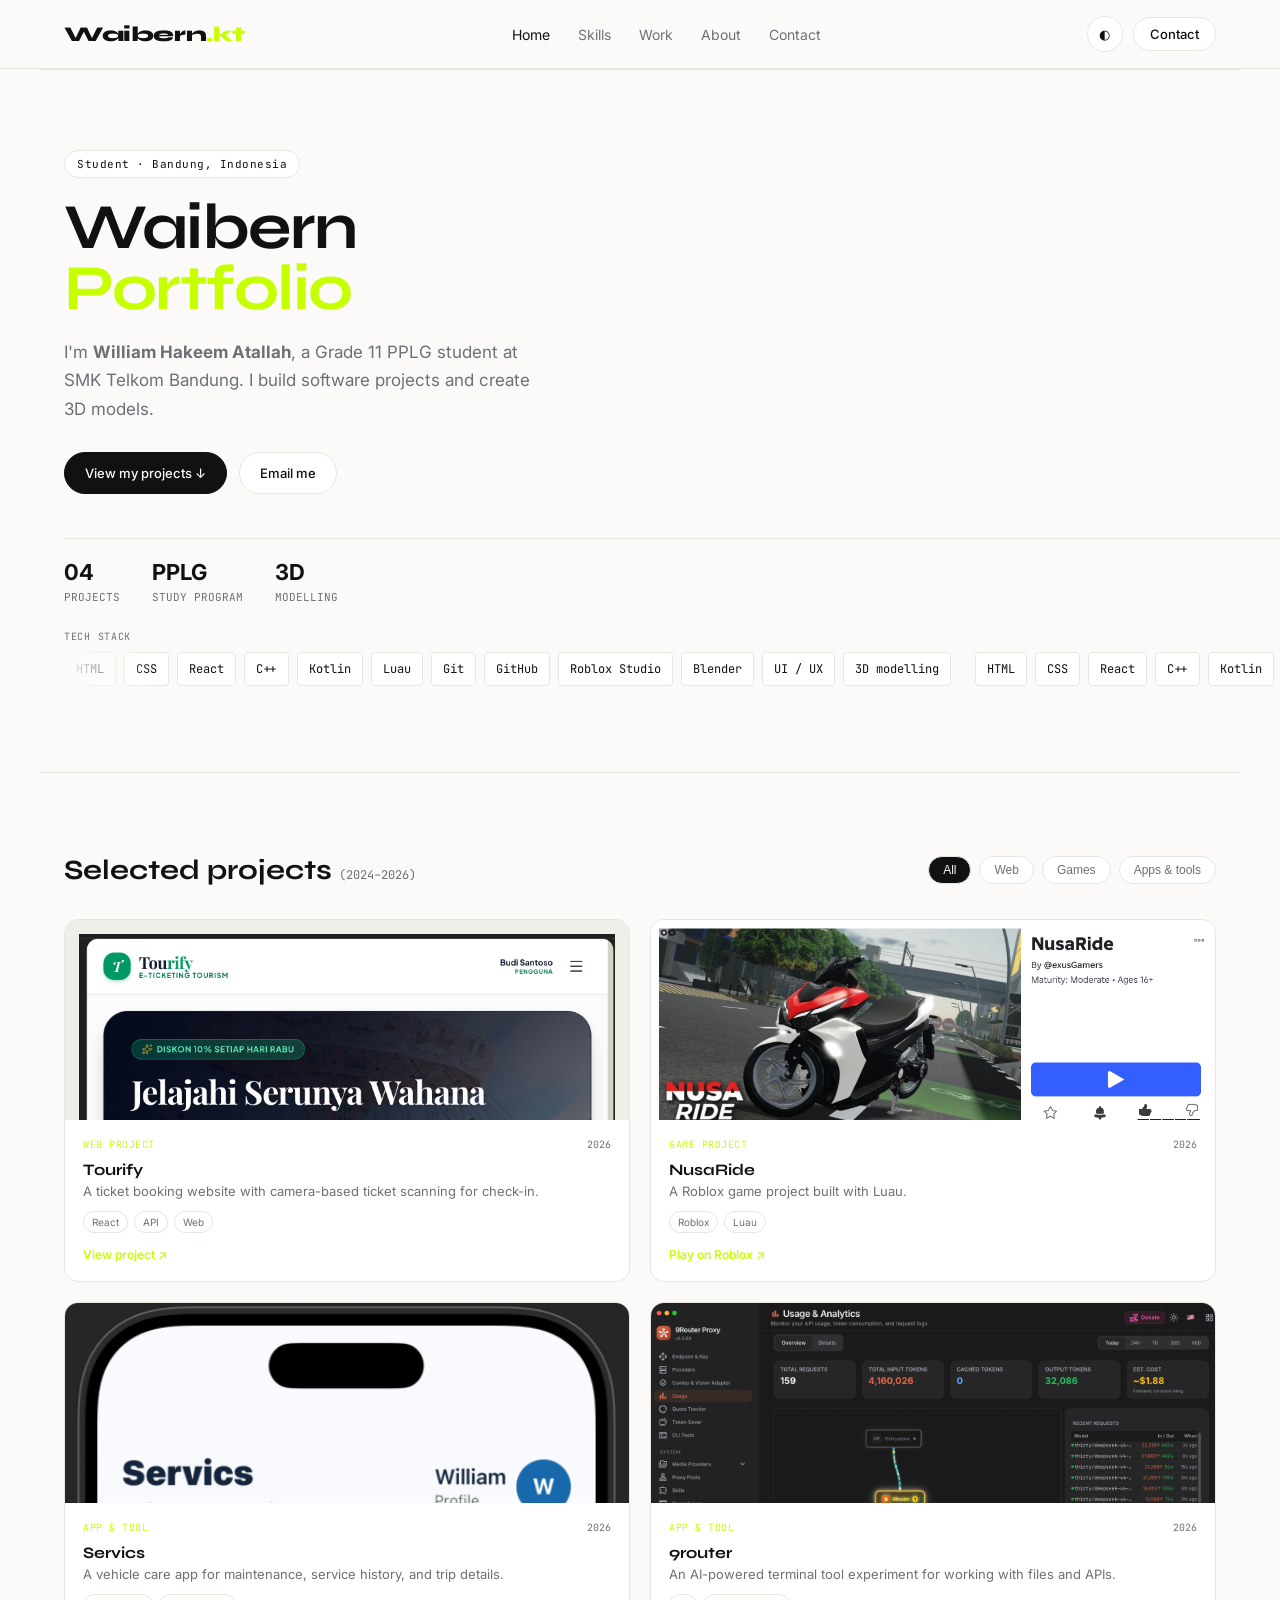
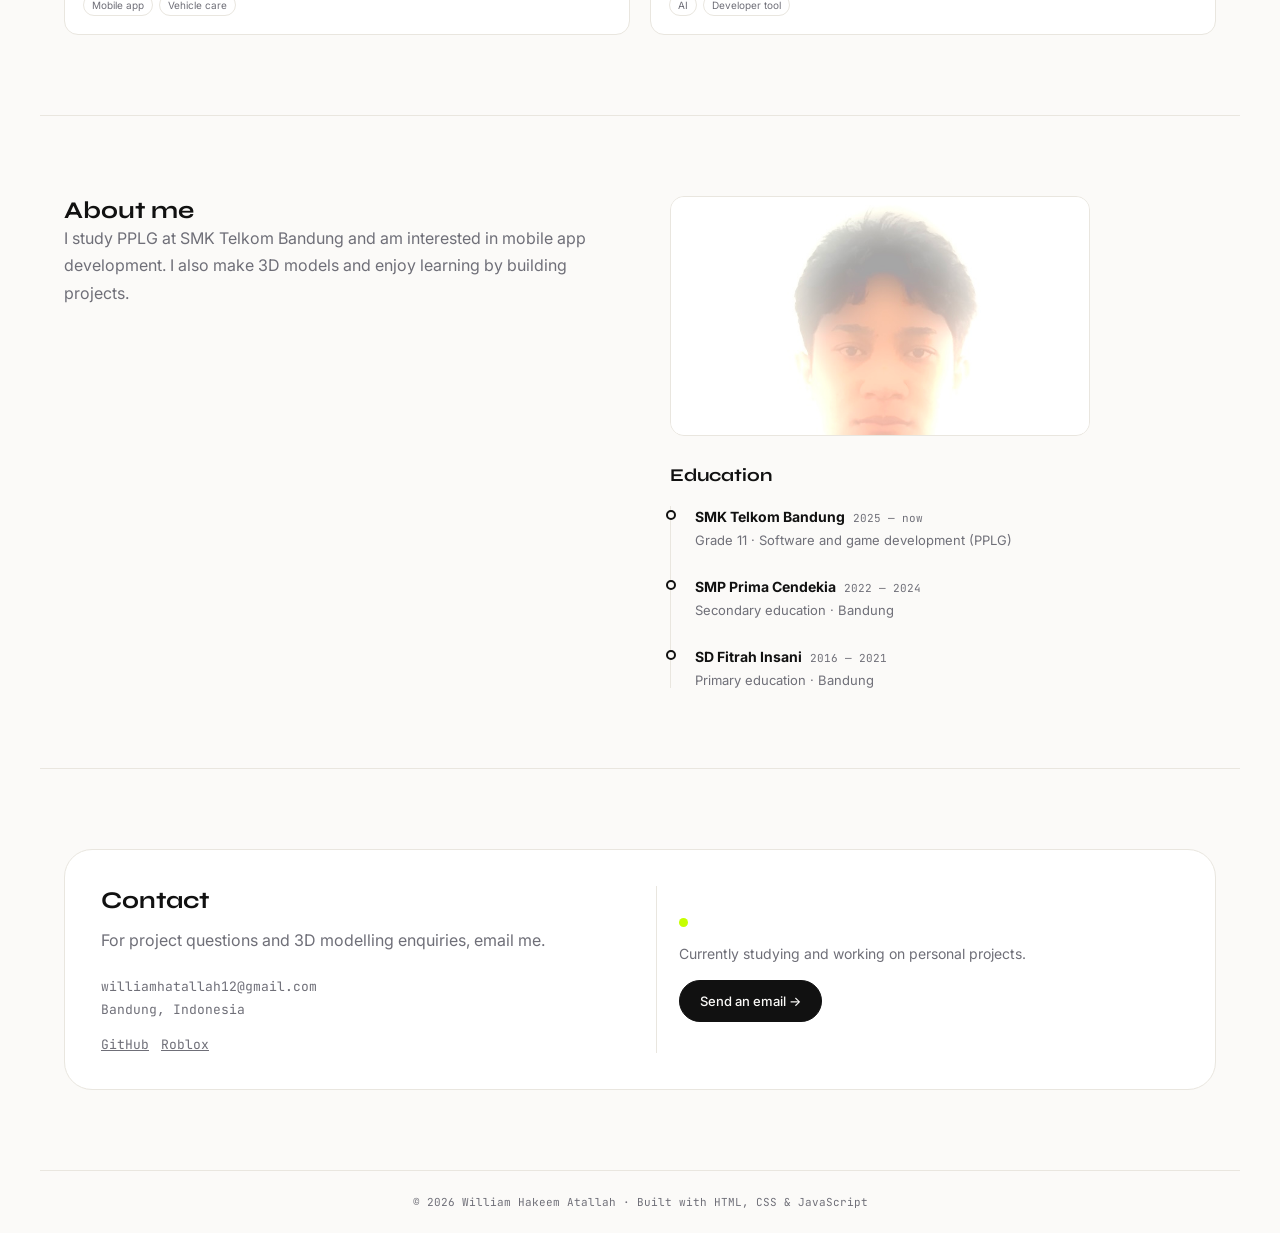
<file: Tugas_mkk3_cv/index.html>
<!DOCTYPE html>
<html lang="en">
<head>
  <meta charset="UTF-8">
  <meta name="viewport" content="width=device-width, initial-scale=1.0">
  <meta name="theme-color" content="#fbfaf8">
  <meta name="description" content="William Hakeem Atallah — student developer and 3D modeller from Bandung, Indonesia.">
  <title>Waibern.kt — Portfolio</title>
  <link rel="stylesheet" href="style.css">
  <link href="https://fonts.googleapis.com/css2?family=Syne:wght@600;700&family=Inter:wght@400;500;600&family=JetBrains+Mono:wght@400&display=swap" rel="stylesheet">
</head>
<body>
<nav id="navbar"><div class="nav">
  <a class="logo" href="#home">Waibern<span>.kt</span></a>
  <div class="links" id="links"><a href="#home" class="active">Home</a><a href="#skills">Skills</a><a href="#work">Work</a><a href="#about">About</a><a href="#contact">Contact</a></div>
  <div class="nav-actions"><button id="themeToggle" type="button" title="Toggle theme" aria-label="Toggle light and dark theme">◐</button><a href="#contact" class="btn btn-small">Contact</a><button id="menuBtn" class="menu" type="button" aria-label="Open navigation" aria-expanded="false">☰</button></div>
</div></nav>
<section id="home" class="hero">
  <div class="hero-left">
    <div class="badge">Student · Bandung, Indonesia</div>
    <h1>Waibern<br><span>Portfolio</span></h1>
    <p class="muted">I'm <b id="yourName">William Hakeem Atallah</b>, a Grade 11 PPLG student at SMK Telkom Bandung. I build software projects and create 3D models.</p>
    <div class="cta"><a href="#work" class="btn btn-fill">View my projects ↓</a><a href="mailto:williamhatallah12@gmail.com" class="btn">Email me</a></div>
    <div class="stats"><div><b>04</b><span>Projects</span></div><div><b>PPLG</b><span>Study program</span></div><div><b>3D</b><span>Modelling</span></div></div>
    <div class="hero-skills" id="skills"><span class="hero-skills-label">Tech stack</span><div class="skill-lane" id="skillMarquees" aria-label="Technologies and skills"></div></div>
  </div>
  <div class="hero-right"><div class="mock-card">
    <div class="mock-top"><span></span><span></span><span></span><small>about.json</small></div>
    <div class="hero-json" aria-label="About William, shown as a JSON file being typed"><pre aria-hidden="true"><code id="aboutJson">{
  "name": "William Hakeem Atallah",
  "location": "Bandung, Indonesia",
  "education": "Grade 11 · PPLG",
  "school": "SMK Telkom Bandung",
  "interests": ["mobile apps", "3D modelling", "game development"]
}</code><span class="typing-cursor" aria-hidden="true"></span></pre></div>
  </div></div>
</section>
<section id="work">
  <div class="section-head"><h2>Selected projects <span>(2024–2026)</span></h2>
    <div class="filters" aria-label="Filter projects"><button data-filter="all" class="active">All</button><button data-filter="web">Web</button><button data-filter="games">Games</button><button data-filter="apps">Apps &amp; tools</button></div>
  </div>
  <div class="grid" id="projectGrid"></div>
</section>
<section id="about" class="about">
  <div class="about-left"><h2>About me</h2>
    <p class="muted">I study PPLG at SMK Telkom Bandung and am interested in mobile app development. I also make 3D models and enjoy learning by building projects.</p>
  </div>
  <div class="about-right">
    <img class="about-photo" src="images/Photo%20on%2008-09-26%20at%2008.47.jpg" alt="William Hakeem Atallah">
    <h3>Education</h3><div class="timeline">
    <div class="t-item"><div class="t-dot"></div><div><b>SMK Telkom Bandung</b><i>2025 — now</i><p>Grade 11 · Software and game development (PPLG)</p></div></div>
    <div class="t-item"><div class="t-dot"></div><div><b>SMP Prima Cendekia</b><i>2022 — 2024</i><p>Secondary education · Bandung</p></div></div>
    <div class="t-item"><div class="t-dot"></div><div><b>SD Fitrah Insani</b><i>2016 — 2021</i><p>Primary education · Bandung</p></div></div>
  </div></div>
</section>
<section id="contact" class="contact"><div class="contact-box">
  <div><h2>Contact</h2><p class="muted" style="margin-top:12px">For project questions and 3D modelling enquiries, email me.</p>
    <div class="contact-info"><a href="mailto:williamhatallah12@gmail.com">williamhatallah12@gmail.com</a><span>Bandung, Indonesia</span><div class="socials"><a href="https://github.com/Waibern" target="_blank" rel="noreferrer">GitHub</a><a href="https://www.roblox.com/games/118563327761810/NusaRide" target="_blank" rel="noreferrer">Roblox</a></div></div>
  </div>
  <div class="contact-note"><span class="note-dot"></span><p>Currently studying and working on personal projects.</p><a class="btn btn-fill" href="mailto:williamhatallah12@gmail.com">Send an email →</a></div>
</div></section>
<footer>© 2026 William Hakeem Atallah · Built with HTML, CSS &amp; JavaScript</footer>
<script src="script.js"></script>
</body>
</html>
</file>
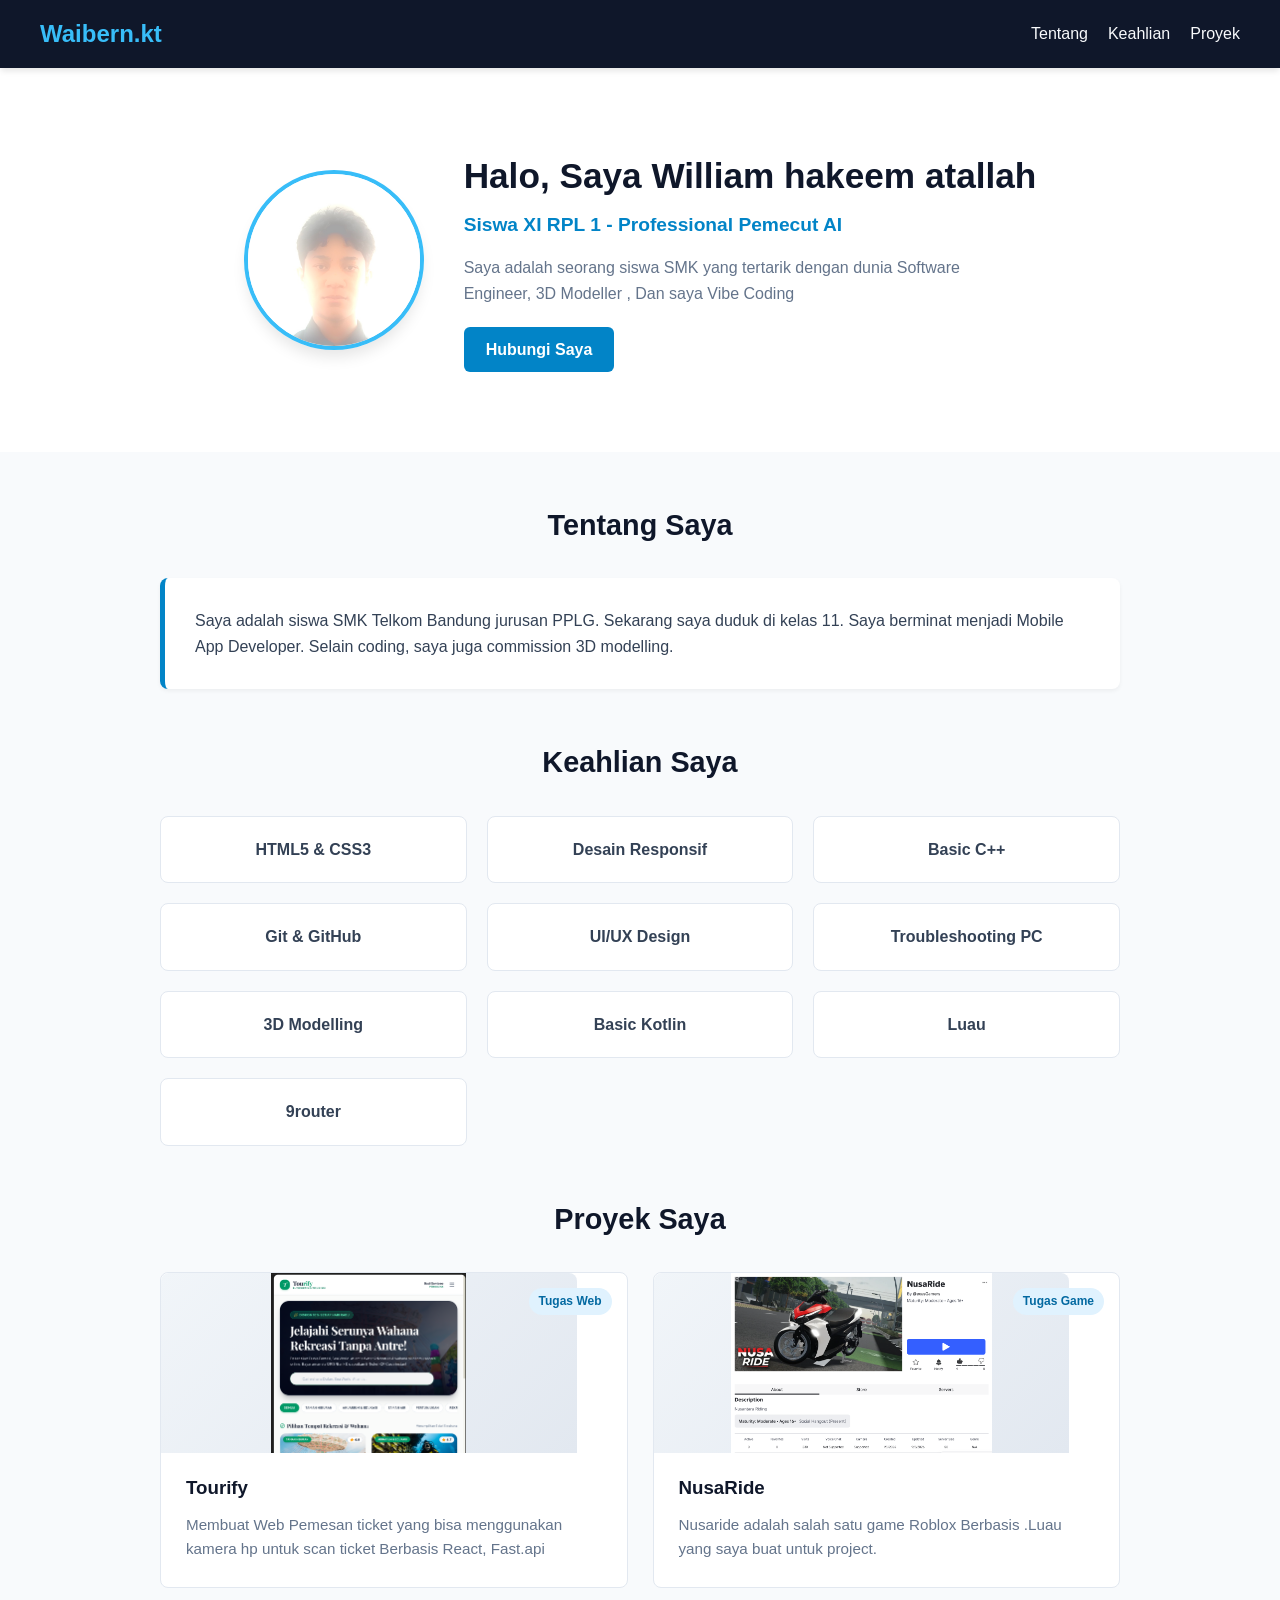
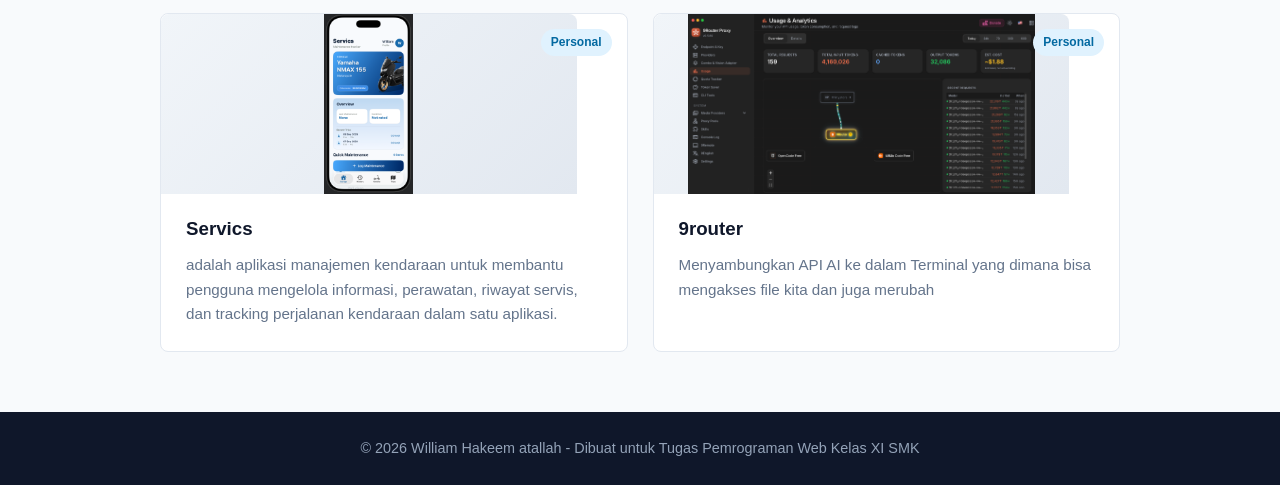
<file: Tugas_mkk3_cv/Portfolio.html>
<!DOCTYPE html>
<!-- Menyatakan bahwa dokumen ini Menggunakan standar HTML5 -->
<html lang="id">
<head>
    <!-- Mengatur enkodasi karakter agar mendukung semua huruf dan simbol -->
    <meta charset="UTF-8">
    
    <!-- Mengatur agar tampilan web otomatis menyesuaikan lebar layar HP / Laptop -->
    <meta name="viewport" content="width=device-width, initial-scale=1.0">
    
    <!-- Judul tab pada web browser (UBAH SESUAI NAMAMU) -->
    <title>Portofolio - William</title>

    <!-- Tempat penulisan CSS (Internal CSS) -->
    <style>
        /* ========================================================= */
        /* 1. RESET & ATURAN UNIVERSAL                               */
        /* ========================================================= */

        /* Universal Selector (*) berlaku untuk SEMUA elemen di halaman */
        * {
            margin: 0; /* Menghapus jarak luar bawaan browser */
            padding: 0; /* Menghapus jarak dalam bawaan browser */
            box-sizing: border-box; /* Ukuran elemen dihitung termasuk padding & border */
            font-family: 'Segoe UI', Tahoma, Geneva, Verdana, sans-serif; /* Jenis huruf utama */
        }

        /* Mengatur perilaku scroll halaman agar terasa halus (smooth) saat navigasi diklik */
        html {
            scroll-behavior: smooth;
        }

        /* Styling dasar untuk bagian badan web (body) */
        body {
            background-color: #f8fafc; /* Warna latar belakang web (Bisa diganti kode HEX lain) */
            color: #334155; /* Warna teks utama */
            line-height: 1.6; /* Tinggi spasi antar baris kalimat */
        }

        /* ========================================================= */
        /* 2. HEADER & NAVIGASI (POSITION STICKY & Z-INDEX)          */
        /* ========================================================= */

        /* Bar navigasi paling atas */
        header {
            position: sticky; /* Membuat header tetap menempel di atas saat di-scroll */
            top: 0; /* Menempel tepat di batas atas layar */
            z-index: 1000; /* Memastikan header selalu di posisi paling depan / tidak tertimpa */
            background-color: #0f172a; /* Warna latar header (Biru Gelap) */
            padding: 15px 40px; /* Padding: 15px atas-bawah, 40px kiri-kanan */
            display: flex; /* Menggunakan Flexbox untuk mengatur posisi anak elemen */
            justify-content: space-between; /* Logo di kiri, menu navigasi di kanan */
            align-items: center; /* Membuat posisi logo dan menu sejajar secara vertikal */
            box-shadow: 0 4px 6px -1px rgba(0, 0, 0, 0.1); /* Bayangan lembut di bawah header */
        }

        /* Styling teks logo / nama panggilan */
        .logo {
            font-size: 1.5rem; /* Ukuran huruf logo */
            font-weight: bold; /* Teks tebal */
            color: #38bdf8; /* Warna teks logo (Biru Muda) */
            text-decoration: none; /* Menghilangkan garis bawah pada link */
        }

        /* Mengatur daftar menu navigasi */
        nav ul {
            display: flex; /* Menjajarkan menu ke samping */
            list-style: none; /* Menghilangkan tanda titik (bullet) pada list */
            gap: 20px; /* Jarak antar item menu */
        }

        /* Styling untuk link dalam menu navigasi */
        nav a {
            color: #f8fafc; /* Warna teks menu */
            text-decoration: none; /* Menghilangkan garis bawah */
            font-weight: 500; /* Ketebalan sedang */
            transition: color 0.3s; /* Efek transisi halus saat warna berubah */
        }

        /* Efek saat kursor mengarah (hover) ke menu navigasi */
        nav a:hover {
            color: #38bdf8; /* Warna teks berubah menjadi biru muda */
        }

        /* ========================================================= */
        /* 3. HERO SECTION (BAGIAN PROFIL UTAMA)                     */
        /* ========================================================= */

        /* Kontainer profil utama */
        .hero {
            display: flex; /* Flexbox untuk mengatur foto dan teks bersisian */
            align-items: center; /* Meratakan posisi foto dan teks secara vertikal */
            justify-content: center; /* Posisi tengah */
            gap: 40px; /* Jarak antara foto dan teks profil */
            padding: 80px 20px; /* Padding atas-bawah 80px, kiri-kanan 20px */
            background-color: #ffffff; /* Latar belakang putih */
        }

        /* Styling untuk foto profil */
        .hero-img {
            width: 180px; /* Lebar foto */
            height: 180px; /* Tinggi foto */
            border-radius: 50%; /* Dibuat bulat sempurna (100% / 50%) */
            object-fit: cover; /* Foto disesuaikan agar tidak gepeng/tertarik */
            border: 4px solid #38bdf8; /* Border/garis tepi biru di sekeliling foto */
            box-shadow: 0 10px 15px -3px rgba(0, 0, 0, 0.1); /* Bayangan di belakang foto */
        }

        /* Styling teks ucapan selamat datang */
        .hero-text h1 {
            font-size: 2.2rem; /* Ukuran judul besar */
            color: #0f172a; /* Warna teks */
            margin-bottom: 5px; /* Jarak bawah ke teks jurusan */
        }

        /* Styling teks profesi / jurusan */
        .hero-text h3 {
            font-size: 1.2rem; /* Ukuran huruf sedang */
            color: #0284c7; /* Warna biru */
            margin-bottom: 15px; /* Jarak bawah ke deskripsi singkat */
        }

        /* Styling deskripsi singkat */
        .hero-text p {
            max-width: 500px; /* Batas lebar maksimal paragraf agar tidak terlalu panjang */
            color: #64748b; /* Warna abu-abu */
            margin-bottom: 20px; /* Jarak ke tombol */
        }

        /* Tombol Kontak (Button Styling) */
        .btn-primary {
            display: inline-block; /* Agar tombol memiliki lebar/tinggi dan sejajar */
            background-color: #0284c7; /* Warna latar tombol */
            color: #ffffff; /* Warna teks tombol */
            padding: 10px 22px; /* Jarak dalam tombol */
            border-radius: 6px; /* Sudut melengkung pada tombol */
            text-decoration: none; /* Menghilangkan garis bawah */
            font-weight: bold; /* Teks tebal */
            transition: background-color 0.3s; /* Transisi warna halus */
        }

        /* Efek hover pada tombol */
        .btn-primary:hover {
            background-color: #0369a1; /* Warna tombol berubah lebih gelap saat disorot */
        }

        /* ========================================================= */
        /* 4. SEKSI TENTANG SAYA & KEAHLIAN (BOX MODEL & LAYOUT)     */
        /* ========================================================= */

        /* Kontainer pembungkus seksi utama */
        .container {
            max-width: 1000px; /* Lebar maksimal area konten */
            margin: 50px auto; /* Margin atas-bawah 50px, auto membuat posisi di tengah */
            padding: 0 20px; /* Padding kiri-kanan */
        }

        /* Judul setiap seksi (Tentang, Keahlian, Proyek) */
        .section-title {
            text-align: center; /* Teks rata tengah */
            font-size: 1.8rem; /* Ukuran huruf judul */
            color: #0f172a; /* Warna huruf */
            margin-bottom: 30px; /* Jarak bawah ke konten seksi */
            position: relative; /* Digunakan jika ingin menambah dekorasi garis */
        }

        /* Kotak "Tentang Saya" */
        .about-card {
            background-color: #ffffff; /* Latar putih */
            padding: 30px; /* Jarak dalam kotak */
            border-radius: 8px; /* Lengkungan sudut */
            border-left: 5px solid #0284c7; /* Garis tebal di sebelah kiri kotak */
            box-shadow: 0 2px 4px rgba(0, 0, 0, 0.05); /* Bayangan sangat tipis */
        }

        /* Layout Grid untuk daftar Keahlian / Skill */
        .skills-grid {
            display: grid; /* Menggunakan CSS Grid */
            grid-template-columns: repeat(3, 1fr); /* Membagi menjadi 3 kolom sama besar */
            gap: 20px; /* Jarak antar kotak keahlian */
        }

        /* Kotak kecil item keahlian */
        .skill-item {
            background-color: #ffffff; /* Warna latar */
            padding: 20px; /* Padding dalam */
            border-radius: 8px; /* Lengkungan sudut */
            text-align: center; /* Teks di tengah */
            border: 1px solid #e2e8f0; /* Garis tepi tipis */
            font-weight: bold; /* Teks tebal */
            color: #334155; /* Warna teks */
        }

        /* ========================================================= */
        /* 5. SEKSI PROYEK / PORTOFOLIO (GRID & POSITION ABSOLUTE)   */
        /* ========================================================= */

        /* Layout Grid untuk daftar Proyek */
        .projects-grid {
            display: grid; /* CSS Grid */
            grid-template-columns: repeat(2, 1fr); /* Membagi menjadi 2 kolom sama besar */
            gap: 25px; /* Jarak antar kartu proyek */
        }

        /* Kotak Gambar Proyek */
        .project-image-box {
            width: 100%;
            height: 180px;
            background: linear-gradient(135deg, #f1f5f9 0%, #e2e8f0 100%);
            border-radius: 8px 8px 0 0;
            overflow: hidden;
            position: relative;
            margin: -25px -25px 20px -25px;
        }

        .project-image-box img {
            width: 100%;
            height: 100%;
            object-fit: contain;
            display: none;
        }

        .project-image-box.has-image img {
            display: block;
        }

        .project-image-box.has-image .placeholder {
            display: none;
        }

        .project-image-box .placeholder {
            display: flex;
            flex-direction: column;
            align-items: center;
            justify-content: center;
            height: 100%;
            color: #94a3b8;
        }

        .project-image-box .placeholder svg {
            width: 50px;
            height: 50px;
            margin-bottom: 10px;
            opacity: 0.5;
        }

        .project-image-box .placeholder p {
            font-size: 14px;
        }

        /* Kartu Proyek */
        .project-card {
            background-color: #ffffff; /* Latar putih */
            border-radius: 8px; /* Lengkungan sudut */
            border: 1px solid #e2e8f0; /* Garis tepi */
            padding: 25px; /* Padding dalam */
            position: relative; /* Penting! Menjadi acuan posisi badge (Position Absolute) */
            transition: transform 0.3s; /* Transisi efek terangkat */
            overflow: hidden;
        }

        /* Efek kartu terangkat saat kursor diarahkan */
        .project-card:hover {
            transform: translateY(-5px); /* Menggeser kartu ke atas sejauh 5 pixel */
        }

        /* Label / Badge Kategori Proyek di Pojok Kartu */
        .project-badge {
            position: absolute; /* Mengunci posisi relatif terhadap .project-card */
            top: 15px; /* Jarak 15px dari atas kartu */
            right: 15px; /* Jarak 15px dari kanan kartu */
            background-color: #e0f2fe; /* Warna latar biru sangat muda */
            color: #0369a1; /* Warna teks biru gelap */
            padding: 4px 10px; /* Padding badge */
            font-size: 0.75rem; /* Ukuran teks kecil */
            border-radius: 20px; /* Sudut sangat bulat (Pill shape) */
            font-weight: bold; /* Teks tebal */
        }

        .project-card h3 {
            margin-bottom: 10px; /* Jarak judul proyek ke deskripsi */
            color: #0f172a; /* Warna teks */
        }

        .project-card p {
            color: #64748b; /* Warna deskripsi */
            font-size: 0.95rem; /* Ukuran teks */
        }

        /* ========================================================= */
        /* 6. FOOTER                                                 */
        /* ========================================================= */

        footer {
            background-color: #0f172a; /* Warna latar gelap */
            color: #94a3b8; /* Warna teks abu-abu muda */
            text-align: center; /* Teks di tengah */
            padding: 25px; /* Jarak dalam atas-bawah */
            margin-top: 60px; /* Jarak dari seksi atasnya */
            font-size: 0.9rem; /* Ukuran teks */
        }

        /* ========================================================= */
        /* 7. MEDIA QUERY (RESPONSIF TAMPILAN HP / TABLET)           */
        /* ========================================================= */

        /* Aturan ini berjalan HANYA JIKA lebar layar <= 768px (Ukuran Tablet/HP) */
        @media (max-width: 768px) {
            /* Mengubah arah header menjadi menumpuk ke bawah */
            header {
                flex-direction: column; 
                gap: 10px;
                padding: 15px;
            }

            /* Mengubah tampilan Profil utama menjadi menumpuk vertikal */
            .hero {
                flex-direction: column; 
                text-align: center; 
                padding: 40px 20px;
            }

            /* Mengubah Grid Keahlian menjadi 2 kolom pada HP */
            .skills-grid {
                grid-template-columns: repeat(2, 1fr); 
            }

            /* Mengubah Grid Proyek menjadi 1 kolom penuh pada HP */
            .projects-grid {
                grid-template-columns: 1fr; 
            }
        }
    </style>
</head>
<body>

    <!-- ========================================================= -->
    <!-- ELEMEN 1: HEADER & NAVIGASI                               -->
    <!-- ========================================================= -->
    <header>
        <!-- EDIT SISWA: Ganti nama/logo kamu di bawah ini -->
        <a href="#" class="logo">Waibern.kt</a>
        
        <!-- Menu Navigasi -->
        <nav>
            <ul>
                <!-- href="#id" berfungsi untuk melompat langsung ke bagian ID tertentu -->
                <li><a href="#tentang">Tentang</a></li>
                <li><a href="#keahlian">Keahlian</a></li>
                <li><a href="#proyek">Proyek</a></li>
            </ul>
        </nav>
    </header>

    <!-- ========================================================= -->
    <!-- ELEMEN 2: HERO SECTION (PROFIL UTAMA)                     -->
    <!-- ========================================================= -->
    <section class="hero">
        <!-- EDIT SISWA: Ganti atribut src dengan Link Foto Profil atau nama file foto kamu -->
        <img src="images/Photo on 08-09-26 at 08.47.jpg" alt="Foto Profil William" class="hero-img">
        
        <div class="hero-text">
            <!-- EDIT SISWA: Ganti Nama Kamu -->
            <h1>Halo, Saya William hakeem atallah</h1>
            
            <!-- EDIT SISWA: Ganti Jurusan / Kelas Kamu -->
            <h3>Siswa XI RPL 1 - Professional Pemecut AI</h3>
            
            <!-- EDIT SISWA: Tulis deskripsi singkat tentang dirimu -->
            <p>Saya adalah seorang siswa SMK yang tertarik dengan dunia Software Engineer, 3D Modeller , Dan saya Vibe Coding</p>
            
            <!-- Tombol aksi hubungi -->
            <a href="williamhatallah12@gmail.com" class="btn-primary">Hubungi Saya</a>
        </div>
    </section>

    <!-- ========================================================= -->
    <!-- ELEMEN 3: SEKSI TENTANG SAYA                              -->
    <!-- ========================================================= -->
    <section class="container" id="tentang">
        <h2 class="section-title">Tentang Saya</h2>
        <div class="about-card">
            <!-- EDIT SISWA: Tulis cerita/biodata singkatmu di sini -->
            <p>Saya adalah siswa SMK Telkom Bandung jurusan PPLG. Sekarang saya duduk di kelas 11. Saya berminat menjadi Mobile App Developer. Selain coding, saya juga commission 3D modelling.</p>
        </div>
    </section>

    <!-- ========================================================= -->
    <!-- ELEMEN 4: SEKSI KEAHLIAN / SKILLS                         -->
    <!-- ========================================================= -->
    <section class="container" id="keahlian">
        <h2 class="section-title">Keahlian Saya</h2>
        <div class="skills-grid">
            <!-- EDIT SISWA: Tambah, ubah, atau hapus keahlian kamu di bawah ini -->
            <div class="skill-item">HTML5 & CSS3</div>
            <div class="skill-item">Desain Responsif</div>
            <div class="skill-item">Basic C++</div>
            <div class="skill-item">Git & GitHub</div>
            <div class="skill-item">UI/UX Design</div>
            <div class="skill-item">Troubleshooting PC</div>
            <div class="skill-item">3D Modelling</div>
            <div class="skill-item">Basic Kotlin</div>
            <div class="skill-item">Luau</div>
            <div class="skill-item">9router</div>
        </div>
    </section>

    <!-- ========================================================= -->
    <!-- ELEMEN 5: SEKSI PROYEK / PORTOFOLIO                       -->
    <!-- ========================================================= -->
    <section class="container" id="proyek">
        <h2 class="section-title">Proyek Saya</h2>
        <div class="projects-grid">
            
            <!-- Kartu Proyek 1 -->
            <div class="project-card">
                <!-- Kotak Gambar Proyek -->
                <div class="project-image-box" id="image-box-1">
                    <div class="placeholder">
                        <svg xmlns="http://www.w3.org/2000/svg" fill="none" viewBox="0 0 24 24" stroke="currentColor">
                            <path stroke-linecap="round" stroke-linejoin="round" stroke-width="2" d="M4 16l4.586-4.586a2 2 0 012.828 0L16 16m-2-2l1.586-1.586a2 2 0 012.828 0L20 14m-6-6h.01M6 20h12a2 2 0 002-2V6a2 2 0 00-2-2H6a2 2 0 00-2 2v12a2 2 0 002 2z" />
                        </svg>
                        <p>Tambahkan gambar proyek</p>
                    </div>
                    <img src="images/Tourify.png" alt="Tourify Project" id="project-image-1">
                </div>
                <!-- EDIT SISWA: Kategori Proyek -->
                <span class="project-badge">Tugas Web</span>
                <!-- EDIT SISWA: Judul Proyek -->
                <h3>Tourify</h3>
                <!-- EDIT SISWA: Deskripsi Proyek -->
                <p>Membuat Web Pemesan ticket yang bisa menggunakan kamera hp untuk scan ticket Berbasis React, Fast.api</p>
            </div>

            <!-- Kartu Proyek 2 -->
            <div class="project-card">
                <!-- Kotak Gambar Proyek -->
                <div class="project-image-box" id="image-box-2">
                    <div class="placeholder">
                        <svg xmlns="http://www.w3.org/2000/svg" fill="none" viewBox="0 0 24 24" stroke="currentColor">
                            <path stroke-linecap="round" stroke-linejoin="round" stroke-width="2" d="M4 16l4.586-4.586a2 2 0 012.828 0L16 16m-2-2l1.586-1.586a2 2 0 012.828 0L20 14m-6-6h.01M6 20h12a2 2 0 002-2V6a2 2 0 00-2-2H6a2 2 0 00-2 2v12a2 2 0 002 2z" />
                        </svg>
                        <p>Tambahkan gambar proyek</p>
                    </div>
                    <img src="images/nusaride.png" alt="NusaRide Project" id="project-image-2">
                </div>
                <span class="project-badge">Tugas Game</span>
                <h3>NusaRide</h3>
                <p>Nusaride adalah salah satu game Roblox Berbasis .Luau yang saya buat untuk project.</p>
            </div>

            <!-- Kartu Proyek 3 -->
            <div class="project-card">
                <!-- Kotak Gambar Proyek -->
                <div class="project-image-box" id="image-box-3">
                    <div class="placeholder">
                        <svg xmlns="http://www.w3.org/2000/svg" fill="none" viewBox="0 0 24 24" stroke="currentColor">
                            <path stroke-linecap="round" stroke-linejoin="round" stroke-width="2" d="M4 16l4.586-4.586a2 2 0 012.828 0L16 16m-2-2l1.586-1.586a2 2 0 012.828 0L20 14m-6-6h.01M6 20h12a2 2 0 002-2V6a2 2 0 00-2-2H6a2 2 0 00-2 2v12a2 2 0 002 2z" />
                        </svg>
                        <p>Tambahkan gambar proyek</p>
                    </div>
                    <img src="images/servics.png" alt="Servics Project" id="project-image-3">
                </div>
                <span class="project-badge">Personal</span>
                <h3>Servics</h3>
                <p>adalah aplikasi manajemen kendaraan untuk membantu pengguna mengelola informasi, perawatan, riwayat servis, dan tracking perjalanan kendaraan dalam satu aplikasi.</p>
            </div>

            <!-- Kartu Proyek 4 -->
            <div class="project-card">
                <!-- Kotak Gambar Proyek -->
                <div class="project-image-box" id="image-box-4">
                    <div class="placeholder">
                        <svg xmlns="http://www.w3.org/2000/svg" fill="none" viewBox="0 0 24 24" stroke="currentColor">
                            <path stroke-linecap="round" stroke-linejoin="round" stroke-width="2" d="M4 16l4.586-4.586a2 2 0 012.828 0L16 16m-2-2l1.586-1.586a2 2 0 012.828 0L20 14m-6-6h.01M6 20h12a2 2 0 002-2V6a2 2 0 00-2-2H6a2 2 0 00-2 2v12a2 2 0 002 2z" />
                        </svg>
                        <p>Tambahkan gambar proyek</p>
                    </div>
                    <img src="images/9router.png" alt="9router Project" id="project-image-4">
                </div>
                <span class="project-badge">Personal</span>
                <h3>9router</h3>
                <p>Menyambungkan API AI ke dalam Terminal yang dimana bisa mengakses file kita dan juga merubah</p>
            </div>

        </div>
    </section>

    <!-- ========================================================= -->
    <!-- ELEMEN 6: FOOTER / HAK CIPTA                             -->
    <!-- ========================================================= -->
    <footer>
        <!-- EDIT SISWA: Ganti Tahun dan Nama Kamu -->
        <p>&copy; 2026 William Hakeem atallah - Dibuat untuk Tugas Pemrograman Web Kelas XI SMK</p>
    </footer>

    <!-- Script untuk menambahkan gambar proyek -->
    <script>
        // Fungsi untuk menambahkan gambar ke kartu proyek
        function addProjectImage(cardNumber, imageUrl) {
            const imageBox = document.getElementById(`image-box-${cardNumber}`);
            const image = document.getElementById(`project-image-${cardNumber}`);
            
            if (imageUrl) {
                image.src = imageUrl;
                imageBox.classList.add('has-image');
            }
        }

        // Menambahkan gambar ke setiap kartu proyek saat halaman dimuat
        document.addEventListener('DOMContentLoaded', function() {
            addProjectImage(1, 'images/Tourify.png');
            addProjectImage(2, 'images/nusaride.png');
            addProjectImage(3, 'images/servics.png');
            addProjectImage(4, 'images/9router.png');
        });
    </script>

</body>
</html>
</file>
<file: Tugas_mkk3_cv/style.css>
:root{
  --bg:#0b0b0e;--bg2:#15151a;--card:#1c1c22;--text:#f2f2f4;--muted:#9a9aa3;
  --line:#23232a;--accent:#c6ff00;--accent2:#7afff3;
}
[data-theme=light]{
  --bg:#fbfaf8;--bg2:#f0efe9;--card:#fff;--text:#111;--muted:#6f6f78;--line:#e9e6df;
}
*{margin:0;padding:0;box-sizing:border-box}
html{scroll-behavior:smooth}
body{background:var(--bg);color:var(--text);font-family:'Inter',sans-serif;transition:.3s}
h1,h2,h3,.logo{font-family:'Syne',sans-serif}
a{color:inherit;text-decoration:none}
.muted{color:var(--muted);line-height:1.7}

/* NAV */
#navbar{position:sticky;top:0;z-index:99;background:color-mix(in srgb,var(--bg) 85%,transparent);backdrop-filter:blur(16px);border-bottom:1px solid var(--line)}
.nav{max-width:1200px;margin:auto;padding:0 24px;height:68px;display:flex;justify-content:space-between;align-items:center}
.logo{font-size:24px;font-weight:800}.logo span{color:var(--accent)}
.links{display:flex;gap:28px}.links a{font-size:14px;color:var(--muted)}.links a.active,.links a:hover{color:var(--text)}
.nav-actions{display:flex;gap:10px;align-items:center}
#themeToggle{background:var(--card);border:1px solid var(--line);width:36px;height:36px;border-radius:50%;cursor:pointer;color:var(--text)}
.menu{display:none;background:none;border:0;font-size:22px;color:var(--text)}

/* BTN */
.btn{padding:12px 20px;border-radius:100px;border:1px solid var(--line);background:var(--card);font-size:13px;font-weight:500;cursor:pointer;transition:.2s}
.btn-small{padding:8px 16px}
.btn-fill{background:var(--text);color:var(--bg);border-color:var(--text)}
.btn:hover{transform:translateY(-1px)}

/* HERO */
.hero{max-width:1200px;margin:auto;padding:80px 24px;display:grid;grid-template-columns:1.1fr .9fr;gap:40px;align-items:center}
.badge{font-family:'JetBrains Mono',monospace;font-size:11px;letter-spacing:.5px;padding:6px 12px;border-radius:100px;background:var(--card);border:1px solid var(--line);width:fit-content;margin-bottom:20px}
.hero h1{font-size:clamp(36px,5.5vw,64px);line-height:.95;letter-spacing:-1.5px}
.hero h1 span{background:linear-gradient(90deg,var(--accent),var(--accent2));-webkit-background-clip:text;-webkit-text-fill-color:transparent}
.hero-left p{max-width:480px;margin:18px 0 28px;font-size:17px}
.cta{display:flex;gap:12px}
.stats{display:flex;gap:32px;margin-top:44px;border-top:1px solid var(--line);padding-top:20px}
.stats b{font-size:22px;display:block}.stats span{font-size:11px;color:var(--muted);font-family:'JetBrains Mono',monospace;text-transform:uppercase}

.hero-right{display:flex;justify-content:center}
.mock-card{width:100%;max-width:420px;background:var(--card);border:1px solid var(--line);border-radius:20px;overflow:hidden;box-shadow:0 20px 80px rgba(0,0,0,.3)}
.mock-top{height:40px;border-bottom:1px solid var(--line);display:flex;gap:6px;align-items:center;padding:0 16px}
.mock-top span{width:10px;height:10px;border-radius:50%;background:var(--line)}
.mock-top span:first-child{background:#ff5f56}
.code{padding:18px;font-family:'JetBrains Mono',monospace;font-size:12px;line-height:1.7;color:var(--muted)}

/* SECTIONS */
section{max-width:1200px;margin:auto;padding:80px 24px;border-top:1px solid var(--line)}
.section-head{display:flex;justify-content:space-between;align-items:center;flex-wrap:wrap;gap:16px;margin-bottom:32px}
.section-head h2{font-size:28px}.section-head h2 span{font-family:'JetBrains Mono',monospace;font-size:12px;color:var(--muted);font-weight:400}
.filters{display:flex;gap:8px}.filters button{padding:6px 14px;border-radius:100px;border:1px solid var(--line);background:var(--card);color:var(--muted);font-size:12px;cursor:pointer}
.filters button.active{background:var(--text);color:var(--bg)}

.grid{display:grid;grid-template-columns:repeat(3,1fr);gap:20px}
.project{background:var(--card);border:1px solid var(--line);border-radius:20px;overflow:hidden;transition:.3s}
.project:hover{transform:translateY(-6px);border-color:var(--text)}
.p-img{height:200px;background:var(--bg2);display:grid;place-items:center;position:relative;overflow:hidden}
.p-img b{font-family:'JetBrains Mono',monospace;font-size:11px;letter-spacing:2px;color:var(--muted)}
.p-body{padding:18px}.p-body h3{font-size:16px;margin-bottom:4px}.p-body p{font-size:13px;color:var(--muted);margin-bottom:12px}
.p-tags{display:flex;gap:6px;flex-wrap:wrap}.p-tags i{font-style:normal;font-size:10px;padding:4px 8px;border-radius:100px;border:1px solid var(--line);color:var(--muted)}

/* ABOUT */
.about{display:grid;grid-template-columns:1fr 1fr;gap:60px}
.skills{margin-top:24px;display:grid;gap:14px}
.skill{display:flex;justify-content:space-between;font-size:13px;margin-bottom:6px}
.bar{height:4px;background:var(--line);border-radius:10px;overflow:hidden}.bar div{height:100%;width:0;background:var(--text);transition:1.2s}

.timeline{border-left:1px solid var(--line);margin-top:20px;padding-left:24px;display:grid;gap:28px}
.t-item{position:relative}.t-dot{position:absolute;left:-29px;top:4px;width:10px;height:10px;border-radius:50%;background:var(--bg);border:2px solid var(--text)}
.t-item b{font-size:14px}.t-item i{font-style:normal;font-size:11px;color:var(--muted);margin-left:8px;font-family:'JetBrains Mono',monospace}
.t-item p{font-size:13px;color:var(--muted);margin-top:6px}

/* CONTACT */
.contact-box{background:var(--card);border:1px solid var(--line);border-radius:28px;padding:36px;display:grid;grid-template-columns:1fr 1.1fr;gap:32px}
.contact-info{margin-top:24px;display:grid;gap:6px;font-size:13px;font-family:'JetBrains Mono',monospace;color:var(--muted)}
.socials{display:flex;gap:12px;margin-top:12px}.socials a{text-decoration:underline}
.contact-box form{display:grid;gap:12px}
.contact-box input,.contact-box textarea{background:var(--bg);border:1px solid var(--line);border-radius:12px;padding:14px 16px;color:var(--text);outline:none;font-family:inherit}
.contact-box input:focus,.contact-box textarea:focus{border-color:var(--text)}

footer{max-width:1200px;margin:auto;padding:24px;text-align:center;font-family:'JetBrains Mono',monospace;font-size:11px;color:var(--muted);border-top:1px solid var(--line)}

@media(max-width:900px){
  .hero{grid-template-columns:1fr}.hero-right{display:none}.grid{grid-template-columns:1fr 1fr}.about{grid-template-columns:1fr}.contact-box{grid-template-columns:1fr}
  .links{position:fixed;top:68px;left:0;right:0;background:var(--bg);flex-direction:column;padding:24px;border-bottom:1px solid var(--line);transform:translateY(-120%);transition:.3s;opacity:0}
  .links.open{transform:translateY(0);opacity:1}.menu{display:block}
}
@media(max-width:600px){.grid{grid-template-columns:1fr}}
/* Portfolio-specific layout refinements */
.logo{font-size:21px;letter-spacing:-.4px}
.hero h1 span{background:none;-webkit-text-fill-color:var(--accent);color:var(--accent)}
.hero-right{display:flex}
.mock-card{border-radius:14px}
.mock-top small{margin-left:auto;font:10px 'JetBrains Mono',monospace;color:var(--muted)}
.code{white-space:pre-wrap;padding:16px 18px}
.code-key{color:var(--accent)}
.grid{grid-template-columns:repeat(2,minmax(0,1fr))}
.project{border-radius:14px}
.p-img img{width:100%;height:100%;object-fit:cover;display:block;transition:transform .3s}
.project:hover .p-img img{transform:scale(1.02)}
.p-img.contain img{object-fit:contain;padding:14px;background:#eeeee9}
.p-top{display:flex;justify-content:space-between;align-items:center;gap:12px;margin-bottom:9px}
.p-top small{font:10px 'JetBrains Mono',monospace;color:var(--accent);text-transform:uppercase;letter-spacing:.5px}
.p-year{font:10px 'JetBrains Mono',monospace;color:var(--muted)}
.p-link{display:inline-block;color:var(--accent);font-size:12px;font-weight:600;margin-top:14px}
.p-link:hover{text-decoration:underline}
.skills{display:flex;flex-wrap:wrap;gap:8px}
.skill{display:inline-block;font-size:12px;padding:7px 10px;border:1px solid var(--line);background:var(--card);border-radius:4px;color:var(--muted)}
.contact-box{grid-template-columns:1fr 1fr}
.contact-note{display:flex;flex-direction:column;align-items:flex-start;justify-content:center;gap:18px;padding:22px;border-left:1px solid var(--line);color:var(--muted);font-size:14px}
.note-dot{width:9px;height:9px;border-radius:50%;background:var(--accent)}
@media(max-width:900px){.hero{grid-template-columns:1fr;gap:28px}.hero-right{justify-content:flex-start}.mock-card{max-width:520px}.grid{grid-template-columns:1fr 1fr}.contact-box{grid-template-columns:1fr}.contact-note{border-left:0;border-top:1px solid var(--line);padding:20px 0 0}}
@media(max-width:600px){.hero{padding:58px 17px}.hero h1{font-size:clamp(39px,12vw,58px)}.stats{gap:18px;justify-content:space-between}.stats b{font-size:17px}.stats span{font-size:9px}.grid{grid-template-columns:1fr}.p-img{height:210px}.contact-box{padding:22px}.section-head h2{font-size:24px}.filters button{padding:6px 10px}}
:focus-visible{outline:2px solid var(--accent);outline-offset:3px}
@media(prefers-reduced-motion:reduce){html{scroll-behavior:auto}*,*::before,*::after{transition:none!important}}
.hero-json pre{min-height:240px;padding:22px;white-space:pre-wrap;overflow-wrap:anywhere;font:12px/1.9 'JetBrains Mono',monospace;color:var(--muted)}
.typing-cursor{display:inline-block;width:7px;height:14px;margin-left:2px;vertical-align:-2px;background:var(--accent);animation:cursor-blink .85s steps(2,start) infinite}
.about-photo{display:block;width:100%;max-width:420px;height:240px;object-fit:cover;object-position:center 38%;margin:0 0 28px;border:1px solid var(--line);border-radius:14px}
.about-right>h3{font-size:18px}
@keyframes cursor-blink{to{visibility:hidden}}
@media(max-width:900px){.about-photo{max-width:520px}}
@media(prefers-reduced-motion:reduce){.typing-cursor{animation:none}}
.skills{display:grid;gap:16px;margin-top:16px}
.skill-group h4{font:10px 'JetBrains Mono',monospace;letter-spacing:.7px;text-transform:uppercase;color:var(--muted);margin-bottom:7px}
.skill-list{display:flex;flex-wrap:wrap;gap:7px}
.hero-skills{margin-top:25px;max-width:100%;overflow:hidden}
.hero-skills-label{display:block;margin-bottom:9px;font:10px 'JetBrains Mono',monospace;letter-spacing:.7px;text-transform:uppercase;color:var(--muted)}
.skill-lane{max-width:100%;overflow:hidden;mask-image:linear-gradient(90deg,transparent,#000 5%,#000 95%,transparent)}
.skill-track{display:flex;width:max-content;gap:24px;animation:skills-right 36s linear infinite}
.skill-set{display:flex;align-items:center;gap:8px;flex:none;width:max-content}
.skill{white-space:nowrap;font:12px 'JetBrains Mono',monospace;padding:8px 11px;border:1px solid var(--line);background:var(--card);border-radius:4px;color:var(--text)}
.skill-lane:hover .skill-track{animation-play-state:paused}
@keyframes skills-right{from{transform:translateX(calc(-50% - 12px))}to{transform:translateX(0)}}
@media(prefers-reduced-motion:reduce){.skill-track{animation:none!important;transform:none}.skill-set[aria-hidden=true]{display:none}.skill-lane{overflow-x:auto;mask-image:none}}
</file>
